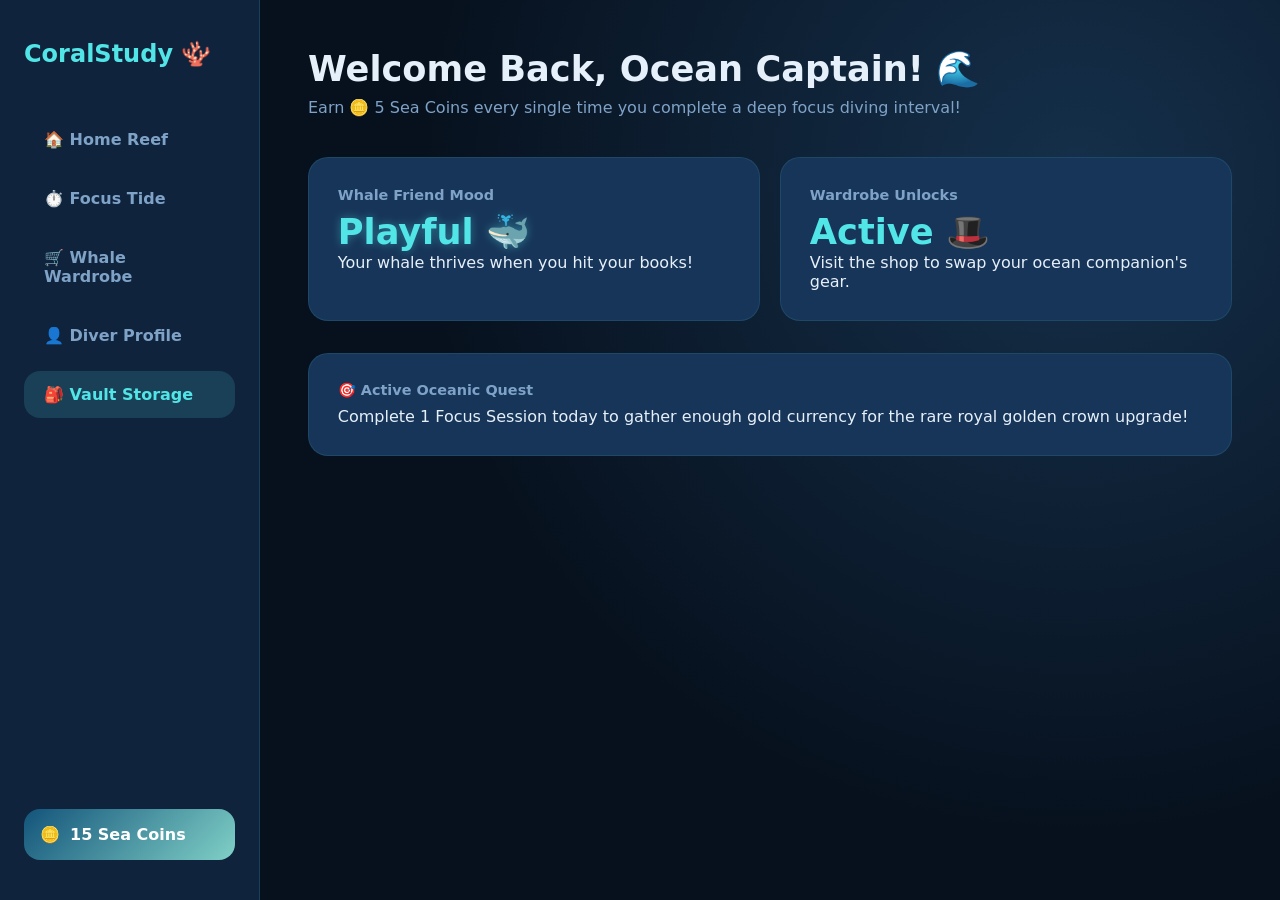
<file: index.html>
<!DOCTYPE html>
<html lang="en">
<head>
    <meta charset="UTF-8">
    <meta name="viewport" content="width=device-width, initial-scale=1.0">
    <title>CoralStudy // Home Reef 🪸</title>
    <link rel="stylesheet" href="style.css">
</head>
<body class="route-home">
    <div class="app-container">
        <!-- GLOBAL APP SIDEBAR -->
        <aside class="sidebar">
            <div class="logo">CoralStudy <span>🪸</span></div>
            <nav class="menu">
                <a href="home.html" class="menu-item">🏠 Home Reef</a>
                <a href="timer.html" class="menu-item">⏱️ Focus Tide</a>
                <a href="shop.html" class="menu-item">🛒 Whale Wardrobe</a>
                <a href="profile.html" class="menu-item">👤 Diver Profile</a>
                <a href="inventory.html" class="menu-item active">🎒 Vault Storage</a>
            </nav>
            <div class="coin-inventory">
                <span class="coin-icon">🪙</span> 
                <span class="coin-amount">15 Sea Coins</span>
            </div>
        </aside>

        <!-- MAIN VIEWPORT CONTENT SCREEN -->
        <main class="content-viewport">
            <div class="welcome-banner">
                <h1>Welcome Back, Ocean Captain! 🌊</h1>
                <p>Earn 🪙 5 Sea Coins every single time you complete a deep focus diving interval!</p>
            </div>
            
            <div class="dashboard-grid">
                <div class="card status-card">
                    <h3>Whale Friend Mood</h3>
                    <div class="metric text-glow">Playful 🐳</div>
                    <p>Your whale thrives when you hit your books!</p>
                </div>
                <div class="card status-card Highlight">
                    <h3>Wardrobe Unlocks</h3>
                    <div class="metric text-cyan">Active 🎩</div>
                    <p>Visit the shop to swap your ocean companion's gear.</p>
                </div>
            </div>

            <div class="card mission-card">
                <h3>🎯 Active Oceanic Quest</h3>
                <p>Complete 1 Focus Session today to gather enough gold currency for the rare royal golden crown upgrade!</p>
            </div>
        </main>
    </div>
</body>
</html>
</file>
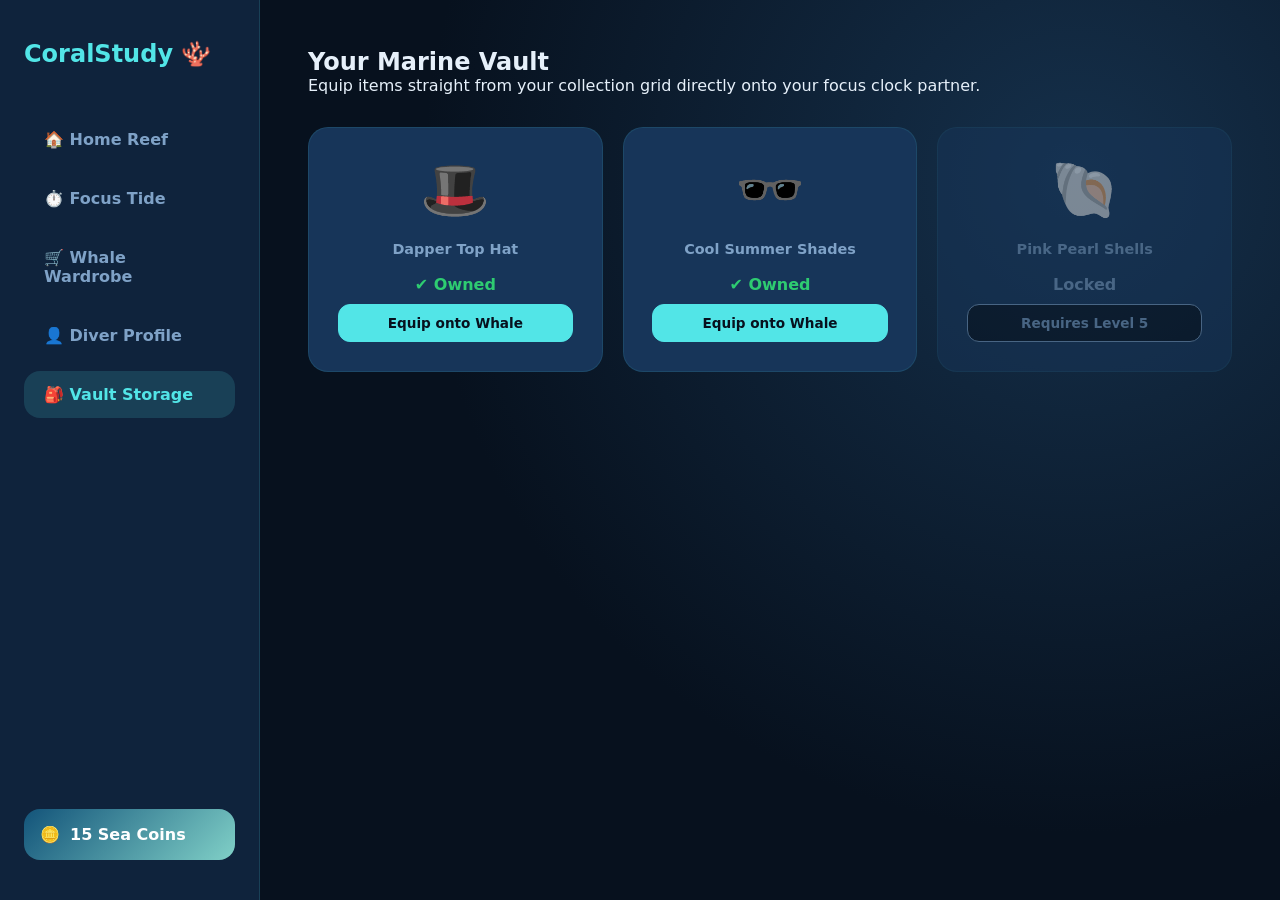
<file: inventory.html>
<!DOCTYPE html>
<html lang="en">
<head>
    <meta charset="UTF-8">
    <meta name="viewport" content="width=device-width, initial-scale=1.0">
    <title>CoralStudy // Vault Storage 🎒</title>
    <link rel="stylesheet" href="style.css">
</head>
<body class="route-inventory">
    <div class="app-container">
        <!-- GLOBAL APP SIDEBAR -->
        <aside class="sidebar">
            <div class="logo">CoralStudy <span>🪸</span></div>
            <nav class="menu">
                <a href="home.html" class="menu-item">🏠 Home Reef</a>
                <a href="timer.html" class="menu-item">⏱️ Focus Tide</a>
                <a href="shop.html" class="menu-item">🛒 Whale Wardrobe</a>
                <a href="profile.html" class="menu-item">👤 Diver Profile</a>
                <a href="inventory.html" class="menu-item active">🎒 Vault Storage</a>
            </nav>
            <div class="coin-inventory">
                <span class="coin-icon">🪙</span> 
                <span class="coin-amount">15 Sea Coins</span>
            </div>
        </aside>

        <!-- MAIN VIEWPORT CONTENT SCREEN -->
        <main class="content-viewport">
            <div class="shop-header">
                <h2>Your Marine Vault</h2>
                <p>Equip items straight from your collection grid directly onto your focus clock partner.</p>
            </div>
            
            <div class="shop-grid">
                <!-- COLLECTED ITEM 1 -->
                <div class="card shop-card">
                    <div class="shop-item-preview">🎩</div>
                    <h3>Dapper Top Hat</h3>
                    <p class="cost" style="color: #2ecc71">✔ Owned</p>
                    <a href="timer.html#wear-hat" class="buy-btn" style="background-color: var(--ocean-cyan); color: var(--bg-deep)">Equip onto Whale</a>
                </div>

                <!-- COLLECTED ITEM 2 -->
                <div class="card shop-card">
                    <div class="shop-item-preview">🕶️</div>
                    <h3>Cool Summer Shades</h3>
                    <p class="cost" style="color: #2ecc71">✔ Owned</p>
                    <a href="timer.html#wear-shades" class="buy-btn" style="background-color: var(--ocean-cyan); color: var(--bg-deep)">Equip onto Whale</a>
                </div>

                <!-- UNLOCKED BONUS DECORATION -->
                <div class="card shop-card" style="opacity: 0.5;">
                    <div class="shop-item-preview">🐚</div>
                    <h3>Pink Pearl Shells</h3>
                    <p class="cost" style="color: var(--text-muted)">Locked</p>
                    <button class="buy-btn" disabled style="cursor: not-allowed; border-color: var(--text-muted); color: var(--text-muted)">Requires Level 5</button>
                </div>
            </div>
        </main>
    </div>
</body>
</html>
</file>
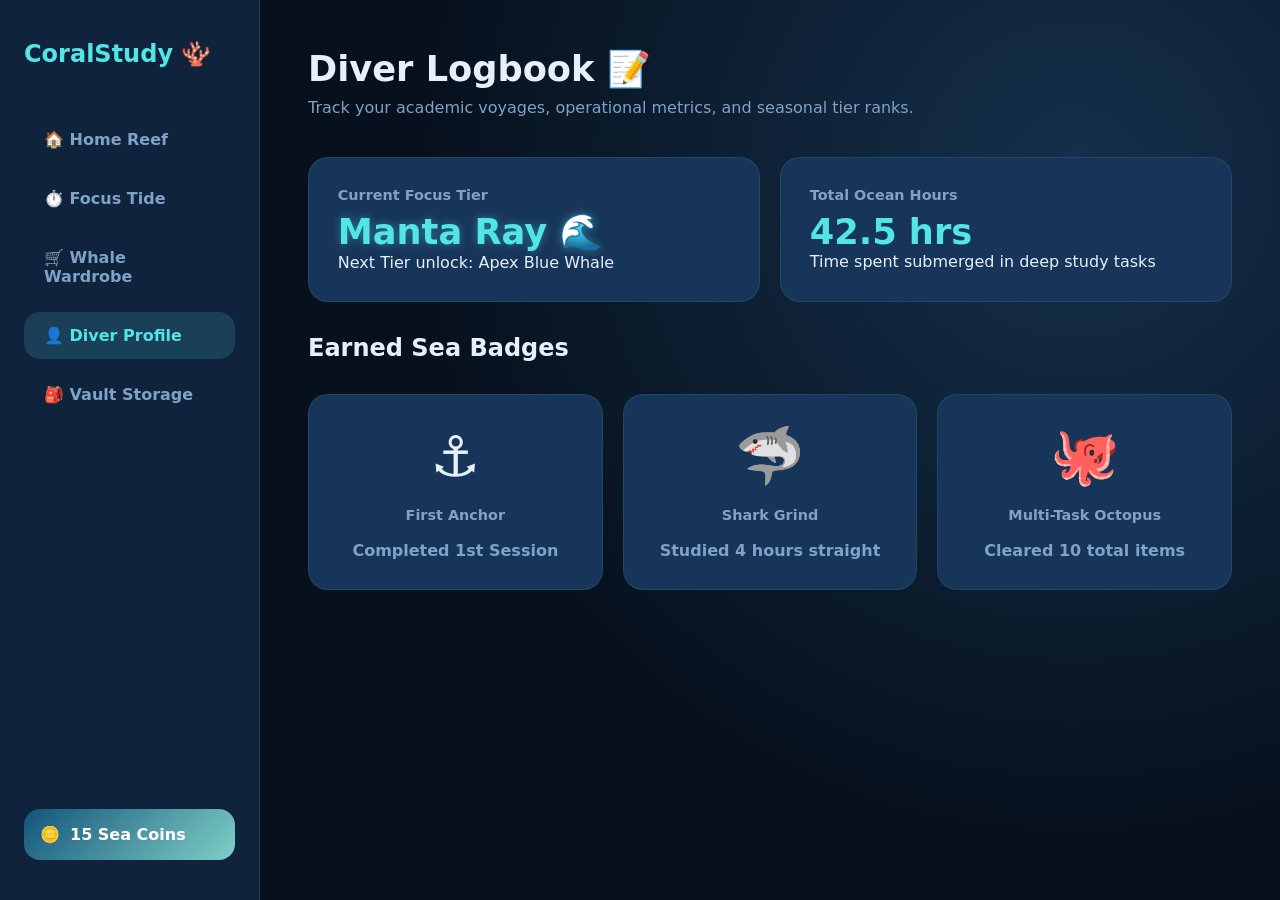
<file: profile.html>
<!DOCTYPE html>
<html lang="en">
<head>
    <meta charset="UTF-8">
    <meta name="viewport" content="width=device-width, initial-scale=1.0">
    <title>CoralStudy // Diver Profile 🐳</title>
    <link rel="stylesheet" href="style.css">
</head>
<body class="route-profile">
    <div class="app-container">
        <!-- GLOBAL APP SIDEBAR -->
        <aside class="sidebar">
            <div class="logo">CoralStudy <span>🪸</span></div>
            <nav class="menu">
                <a href="home.html" class="menu-item">🏠 Home Reef</a>
                <a href="timer.html" class="menu-item">⏱️ Focus Tide</a>
                <a href="shop.html" class="menu-item">🛒 Whale Wardrobe</a>
                <a href="profile.html" class="menu-item active">👤 Diver Profile</a>
                <a href="inventory.html" class="menu-item">🎒 Vault Storage</a>
            </nav>
            <div class="coin-inventory">
                <span class="coin-icon">🪙</span> 
                <span class="coin-amount">15 Sea Coins</span>
            </div>
        </aside>

        <!-- MAIN VIEWPORT CONTENT SCREEN -->
        <main class="content-viewport">
            <div class="welcome-banner">
                <h1>Diver Logbook 📝</h1>
                <p>Track your academic voyages, operational metrics, and seasonal tier ranks.</p>
            </div>
            
            <div class="dashboard-grid">
                <div class="card status-card">
                    <h3>Current Focus Tier</h3>
                    <div class="metric text-glow">Manta Ray 🌊</div>
                    <p>Next Tier unlock: Apex Blue Whale</p>
                </div>
                <div class="card status-card">
                    <h3>Total Ocean Hours</h3>
                    <div class="metric text-cyan">42.5 hrs</div>
                    <p>Time spent submerged in deep study tasks</p>
                </div>
            </div>

            <!-- ACCOMPLISHMENTS GRID -->
            <h2>Earned Sea Badges</h2>
            <div class="shop-grid">
                <div class="card shop-card">
                    <div class="shop-item-preview">⚓</div>
                    <h3>First Anchor</h3>
                    <p class="cost" style="color: var(--text-muted)">Completed 1st Session</p>
                </div>
                <div class="card shop-card">
                    <div class="shop-item-preview">🦈</div>
                    <h3>Shark Grind</h3>
                    <p class="cost" style="color: var(--text-muted)">Studied 4 hours straight</p>
                </div>
                <div class="card shop-card">
                    <div class="shop-item-preview">🐙</div>
                    <h3>Multi-Task Octopus</h3>
                    <p class="cost" style="color: var(--text-muted)">Cleared 10 total items</p>
                </div>
            </div>
        </main>
    </div>
</body>
</html>
</file>
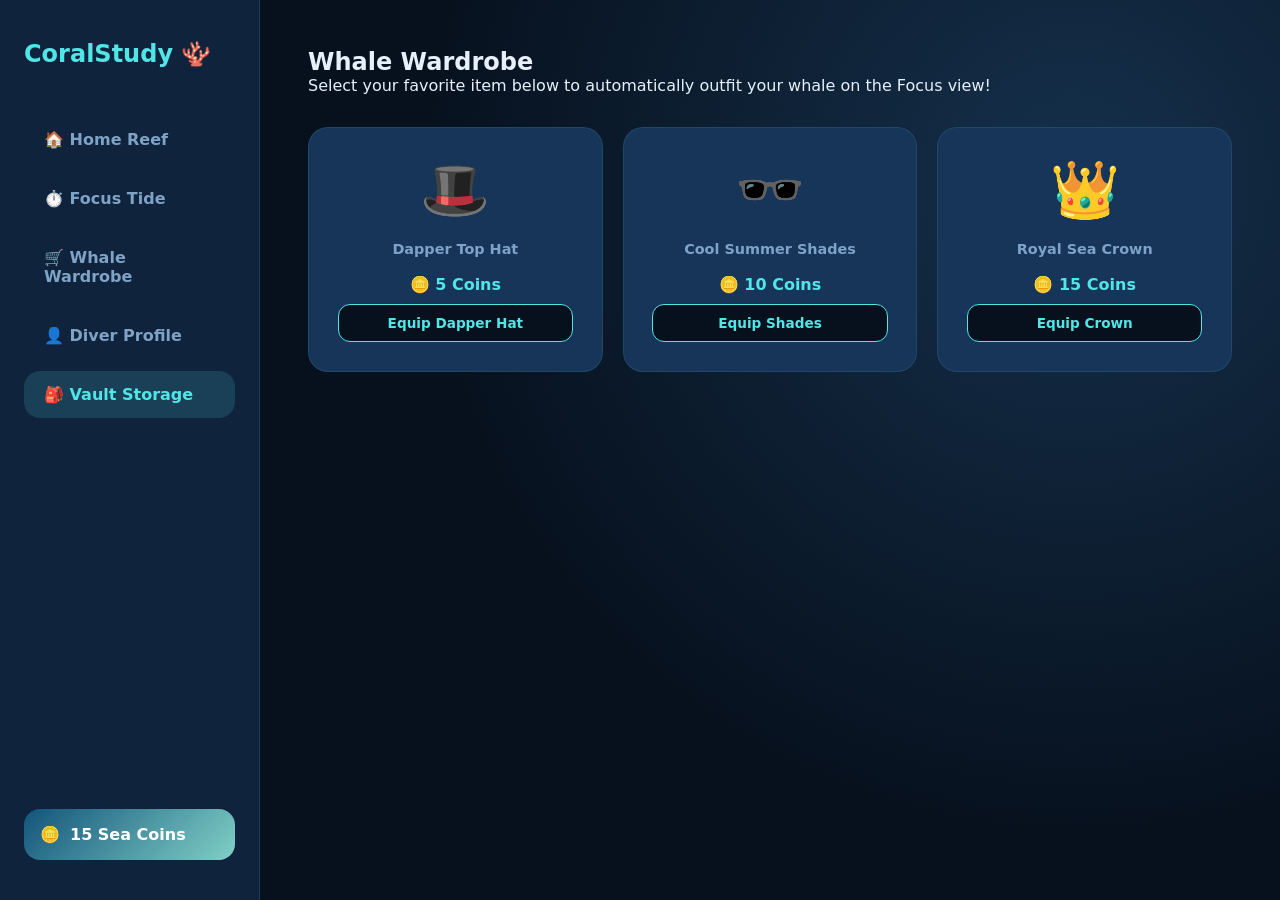
<file: shop.html>
<!DOCTYPE html>
<html lang="en">
<head>
    <meta charset="UTF-8">
    <meta name="viewport" content="width=device-width, initial-scale=1.0">
    <title>CoralStudy // Whale Wardrobe 🛒</title>
    <link rel="stylesheet" href="style.css">
</head>
<body class="route-shop">
    <div class="app-container">
        <!-- GLOBAL APP SIDEBAR -->
        <aside class="sidebar">
            <div class="logo">CoralStudy <span>🪸</span></div>
            <nav class="menu">
                <a href="home.html" class="menu-item">🏠 Home Reef</a>
                <a href="timer.html" class="menu-item">⏱️ Focus Tide</a>
                <a href="shop.html" class="menu-item">🛒 Whale Wardrobe</a>
                <a href="profile.html" class="menu-item">👤 Diver Profile</a>
                <a href="inventory.html" class="menu-item active">🎒 Vault Storage</a>
            </nav>
            <div class="coin-inventory">
                <span class="coin-icon">🪙</span> 
                <span class="coin-amount">15 Sea Coins</span>
            </div>
        </aside>

        <!-- MAIN VIEWPORT CONTENT SCREEN -->
        <main class="content-viewport">
            <div class="shop-header">
                <h2>Whale Wardrobe</h2>
                <p>Select your favorite item below to automatically outfit your whale on the Focus view!</p>
            </div>
            
            <div class="shop-grid">
                <!-- ITEM 1: TOP HAT -->
                <div class="card shop-card">
                    <div class="shop-item-preview">🎩</div>
                    <h3>Dapper Top Hat</h3>
                    <p class="cost">🪙 5 Coins</p>
                    <a href="timer.html#wear-hat" class="buy-btn">Equip Dapper Hat</a>
                </div>

                <!-- ITEM 2: SUNGLASSES -->
                <div class="card shop-card">
                    <div class="shop-item-preview">🕶️</div>
                    <h3>Cool Summer Shades</h3>
                    <p class="cost">🪙 10 Coins</p>
                    <a href="timer.html#wear-shades" class="buy-btn">Equip Shades</a>
                </div>

                <!-- ITEM 3: GOLDEN CROWN -->
                <div class="card shop-card">
                    <div class="shop-item-preview">👑</div>
                    <h3>Royal Sea Crown</h3>
                    <p class="cost">🪙 15 Coins</p>
                    <a href="timer.html#wear-crown" class="buy-btn">Equip Crown</a>
                </div>
            </div>
        </main>
    </div>
</body>
</html>
</file>
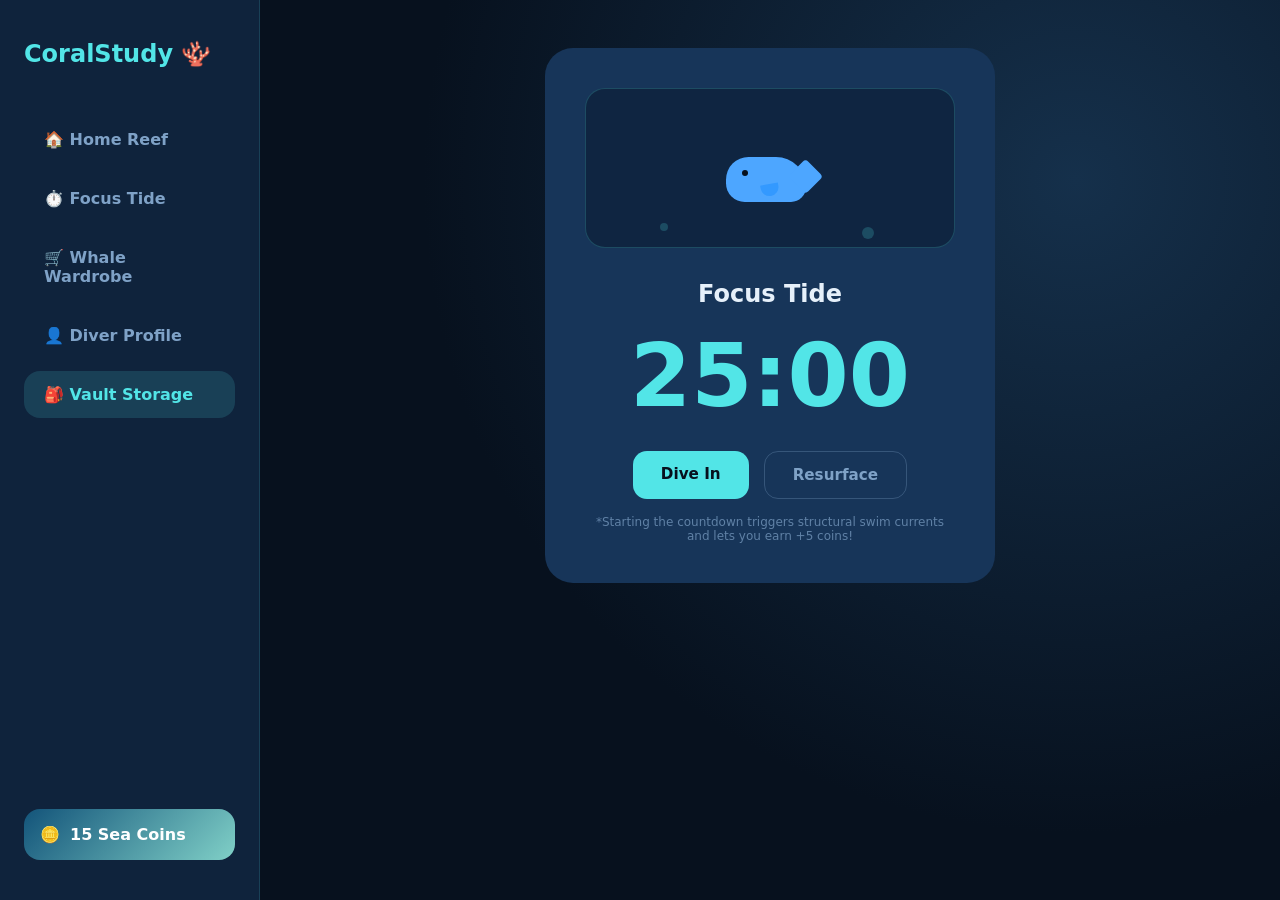
<file: timer.html>
<!DOCTYPE html>
<html lang="en">
<head>
    <meta charset="UTF-8">
    <meta name="viewport" content="width=device-width, initial-scale=1.0">
    <title>CoralStudy // Focus Tide ⏱️</title>
    <link rel="stylesheet" href="style.css">
</head>
<body class="route-timer">
    <div class="app-container">
        <!-- GLOBAL APP SIDEBAR -->
        <aside class="sidebar">
            <div class="logo">CoralStudy <span>🪸</span></div>
            <nav class="menu">
                <a href="home.html" class="menu-item">🏠 Home Reef</a>
                <a href="timer.html" class="menu-item">⏱️ Focus Tide</a>
                <a href="shop.html" class="menu-item">🛒 Whale Wardrobe</a>
                <a href="profile.html" class="menu-item">👤 Diver Profile</a>
                <a href="inventory.html" class="menu-item active">🎒 Vault Storage</a>
            </nav>
            <div class="coin-inventory">
                <span class="coin-icon">🪙</span> 
                <span class="coin-amount">15 Sea Coins</span>
            </div>
        </aside>

        <!-- MAIN VIEWPORT CONTENT SCREEN -->
        <main class="content-viewport">
            <div class="timer-card">
                
                <!-- THE LIVE ANIMATED WHALE WORKSPACE ART -->
                <div class="whale-aquarium">
                    <div class="whale-avatar">
                        <div class="whale-body"></div>
                        <div class="whale-tail"></div>
                        <div class="whale-fin"></div>
                        <div class="whale-eye"></div>
                        
                        <!-- Accessory slots controlled by matching targets -->
                        <div class="accessory accessory-tophat" id="wear-hat">🎩</div>
                        <div class="accessory accessory-sunglasses" id="wear-shades">🕶️</div>
                        <div class="accessory accessory-crown" id="wear-crown">👑</div>
                    </div>
                    <div class="bubble bubble-1"></div>
                    <div class="bubble bubble-2"></div>
                </div>

                <h2>Focus Tide</h2>
                <input type="checkbox" id="timer-toggle" class="timer-checkbox">
                
                <div class="timer-wrapper">
                    <div class="countdown-display">
                        <span class="minutes"></span>:<span class="seconds"></span>
                    </div>
                    
                    <div class="controls">
                        <label for="timer-toggle" class="control-btn start-label">Dive In</label>
                        <label for="timer-toggle" class="control-btn pause-label">Float / Pause</label>
                        <a href="timer.html" class="control-btn reset-btn">Resurface</a>
                    </div>
                </div>
                <p class="info-text">*Starting the countdown triggers structural swim currents and lets you earn +5 coins!</p>
            </div>
        </main>
    </div>
</body>
</html>
</file>
<file: style.css>
:root {
    --bg-deep: #07111e;
    --bg-shelf: #0f233c;
    --card-bg: #173559;
    --text-bright: #e6f0fa;
    --text-muted: #7fa2c7;
    --ocean-cyan: #52e5e7;
    --whale-color: #4da6ff;
}

* {
    margin: 0;
    padding: 0;
    box-sizing: border-box;
    font-family: 'Segoe UI', system-ui, sans-serif;
}

body {
    background-color: var(--bg-deep);
    color: var(--text-bright);
    min-height: 100vh;
    display: flex;
    overflow-x: hidden;
}

/* APP GENERAL ROW LAYOUT STRUCTURE */
.app-container { display: flex; width: 100vw; min-height: 100vh; }
.sidebar {
    width: 260px; background-color: var(--bg-shelf); padding: 2.5rem 1.5rem;
    display: flex; flex-direction: column; border-right: 1px solid rgba(82, 229, 231, 0.15);
}
.logo { font-size: 1.5rem; font-weight: 800; color: var(--ocean-cyan); margin-bottom: 3rem; }
.menu { display: flex; flex-direction: column; gap: 12px; flex-grow: 1; }
.menu-item {
    padding: 14px 20px; border-radius: 16px; cursor: pointer; text-decoration: none;
    font-weight: 600; color: var(--text-muted); transition: all 0.2s ease;
    display: flex; align-items: center; gap: 12px;
}
.menu-item:hover, .menu-item.active { background-color: rgba(82, 229, 231, 0.15); color: var(--ocean-cyan); }
.coin-inventory { background: linear-gradient(135deg, #13547a 0%, #80d0c7 100%); padding: 1rem; border-radius: 16px; display: flex; align-items: center; gap: 10px; font-weight: 700; color: #fff; }

.content-viewport { flex-grow: 1; padding: 3rem; background-image: radial-gradient(circle at 80% 20%, #15304b 0%, var(--bg-deep) 60%); }
.welcome-banner h1 { font-size: 2.2rem; margin-bottom: 0.5rem; }
.welcome-banner p { color: var(--text-muted); margin-bottom: 2.5rem; }

/* LAYOUT CARDS */
.dashboard-grid { display: flex; gap: 20px; margin: 2rem 0; flex-wrap: wrap; }
.card { background-color: var(--card-bg); border: 1px solid rgba(82, 229, 231, 0.1); border-radius: 20px; padding: 1.8rem; flex: 1; min-width: 240px; }
.card h3 { font-size: 0.9rem; color: var(--text-muted); margin-bottom: 0.5rem; }
.metric { font-size: 2.2rem; font-weight: 800; }
.text-glow { color: var(--ocean-cyan); text-shadow: 0 0 10px rgba(82, 229, 231, 0.4); }
.text-cyan { color: var(--ocean-cyan); }

/* ANIMATED WHALE STRUCTURES */
.whale-aquarium { width: 100%; height: 160px; background-color: rgba(7, 17, 30, 0.4); border-radius: 20px; position: relative; overflow: hidden; margin-bottom: 2rem; border: 1px solid rgba(82, 229, 231, 0.2); }
.whale-avatar { width: 100px; height: 50px; position: absolute; left: 38%; top: 40%; animation: swimFloat 4s ease-in-out infinite; }
.whale-body { width: 80px; height: 45px; background-color: var(--whale-color); border-radius: 30px 40px 20px 25px; position: absolute; left: 0; top: 5px; }
.whale-tail { width: 25px; height: 25px; background-color: var(--whale-color); position: absolute; right: 8px; top: 12px; transform: rotate(45deg); border-radius: 4px; }
.whale-fin { width: 18px; height: 12px; background-color: #3399ff; position: absolute; left: 35px; top: 32px; border-radius: 0 0 10px 10px; transform: rotate(-10deg); }
.whale-eye { width: 6px; height: 6px; background-color: #07111e; border-radius: 50%; position: absolute; left: 16px; top: 18px; }

@keyframes swimFloat { 0%, 100% { transform: translateY(0); } 50% { transform: translateY(-12px); } }

/* SHOPPING DYNAMICS: TARGET DETECTION ACTION MECHANISM */
.accessory { display: none; position: absolute; font-size: 1.8rem; z-index: 10; }
.accessory-tophat { top: -22px; left: 12px; }
.accessory-sunglasses { top: 6px; left: 2px; font-size: 1.3rem; }
.accessory-crown { top: -24px; left: 14px; font-size: 1.6rem; }

/* Display chosen hat automatically if active in URL route anchor hash */
.accessory:target { display: block !important; }

/* BUBBLES Engine */
.bubble { background-color: rgba(82, 229, 231, 0.2); border-radius: 50%; position: absolute; }
.bubble-1 { width: 8px; height: 8px; left: 20%; bottom: 10%; animation: riseUp 3s infinite linear; }
.bubble-2 { width: 12px; height: 12px; left: 75%; bottom: 5%; animation: riseUp 4s infinite linear 1.5s; }
@keyframes riseUp { from { transform: translateY(0); opacity: 1; } to { transform: translateY(-140px); opacity: 0; } }

/* TIMER SYSTEMS ENGINE CODES */
.timer-checkbox { display: none; }
.timer-card { background-color: var(--card-bg); padding: 2.5rem; border-radius: 28px; text-align: center; max-width: 450px; margin: 0 auto; }
.countdown-display { font-size: 5.5rem; font-weight: 700; margin: 1rem 0; color: var(--ocean-cyan); display: flex; justify-content: center; }

@property --min { syntax: '<integer>'; initial-value: 25; inherits: false; }
@property --sec { syntax: '<integer>'; initial-value: 0; inherits: false; }
.minutes::after { counter-reset: min var(--min); content: counter(min, decimal-leading-zero); }
.seconds::after { counter-reset: sec var(--sec); content: counter(sec, decimal-leading-zero); }

.pause-label { display: none; }
.timer-checkbox:checked ~ .timer-wrapper .start-label { display: none; }
.timer-checkbox:checked ~ .timer-wrapper .pause-label { display: inline-block; background-color: var(--bg-deep); }
.timer-checkbox:checked ~ .timer-wrapper .minutes::after { animation: countMinutes 1500s linear forwards; }
.timer-checkbox:checked ~ .timer-wrapper .seconds::after { animation: countSeconds 60s linear infinite; }

.timer-checkbox:checked ~ .whale-aquarium .whale-avatar { animation: swimFloat 1.5s ease-in-out infinite; }

@keyframes countMinutes { from { --min: 25; } to { --min: 0; } }
@keyframes countSeconds { from { --sec: 59; } to { --sec: 0; } }

.controls { display: flex; gap: 15px; justify-content: center; margin-top: 1.5rem; }
.control-btn { border: none; padding: 14px 28px; border-radius: 14px; font-size: 0.95rem; font-weight: 700; cursor: pointer; text-decoration: none; }
.start-label { background-color: var(--ocean-cyan); color: var(--bg-deep); }
.reset-btn { background-color: transparent; color: var(--text-muted); border: 1px solid rgba(127, 162, 199, 0.3); }

/* SHOP SYSTEM UI PANEL SETUP */
.shop-grid { display: flex; gap: 20px; margin-top: 2rem; flex-wrap: wrap; }
.shop-card { text-align: center; display: flex; flex-direction: column; align-items: center; justify-content: center; gap: 10px; }
.shop-item-preview { font-size: 3.5rem; margin-bottom: 0.5rem; transition: transform 0.2s ease; }
.shop-card:hover .shop-item-preview { transform: scale(1.15); }
.cost { font-weight: 700; color: var(--ocean-cyan); }
.buy-btn { background-color: var(--bg-deep); border: 1px solid var(--ocean-cyan); color: var(--ocean-cyan); padding: 10px 20px; border-radius: 12px; font-weight: 600; text-decoration: none; font-size: 0.85rem; width: 100%; display: block; }
.buy-btn:hover { background-color: var(--ocean-cyan); color: var(--bg-deep); }
.info-text { margin-top: 1rem; font-size: 0.75rem; color: var(--text-muted); opacity: 0.7; }
</file>
